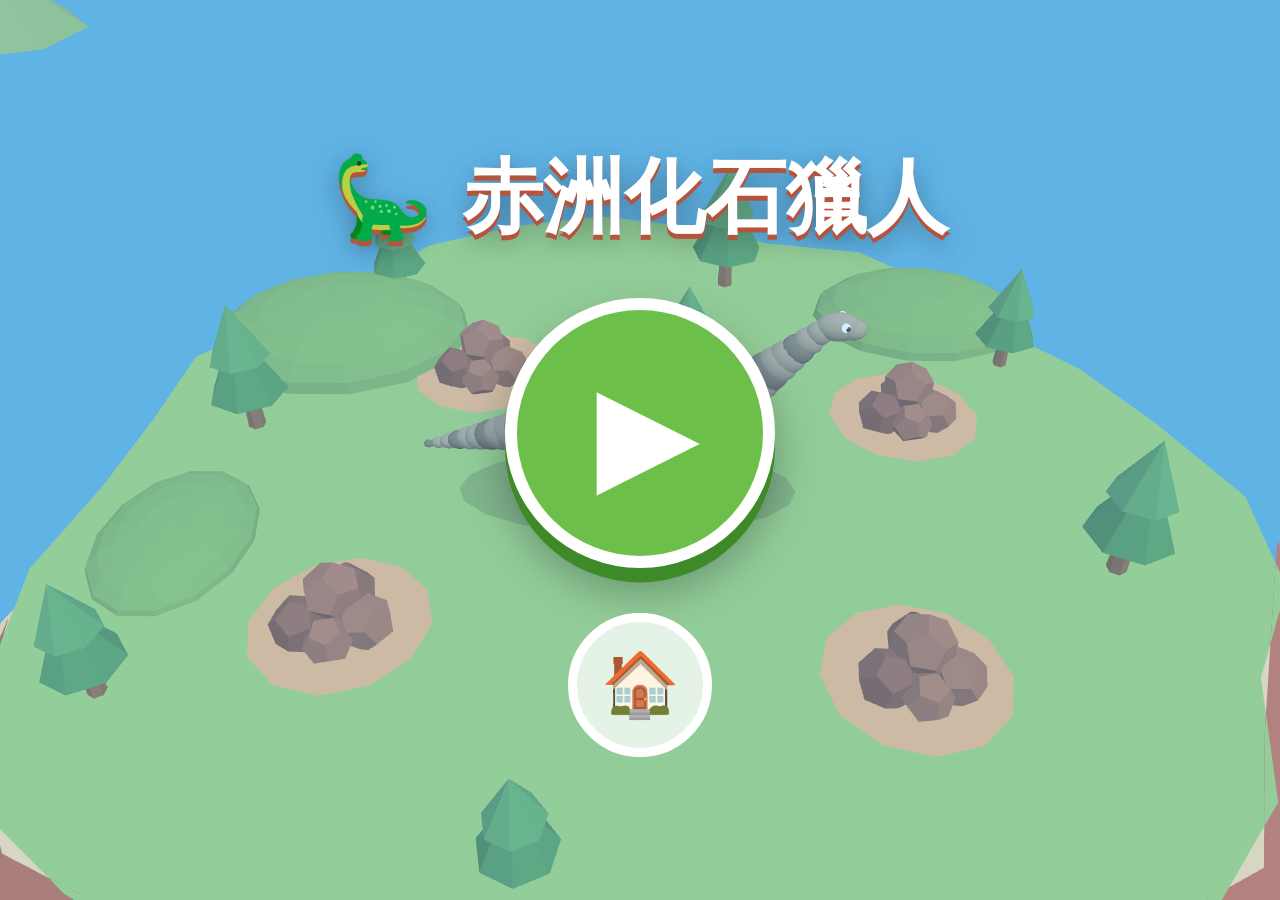
<file: fossil.html>
<!doctype html>
<html lang="zh-HK">
<head>
  <meta charset="utf-8">
  <meta name="viewport" content="width=device-width, initial-scale=1, maximum-scale=1, user-scalable=no, viewport-fit=cover">
  <title>赤洲化石獵人</title>
  <meta name="theme-color" content="#bfe6ff">
  <meta name="mobile-web-app-capable" content="yes">
  <link rel="manifest" href="manifest.webmanifest">
  <link rel="icon" href="icons/icon-192.png">
  <link rel="stylesheet" href="css/fossil.css">
</head>
<body class="fossil-page">
  <canvas id="fs-canvas"></canvas>

  <!-- 閃閃掘骨位 / 砌骨位（跟住 3D 位置郁嘅 HTML 掣，大粒易撳） -->
  <div id="fs-marks"></div>

  <div id="fs-hud" hidden>
    <button id="fs-home" aria-label="返主選單（撳實）"></button>
    <div id="fs-tray"></div>
    <div id="fs-stars"></div>
    <button id="fs-skip" hidden aria-label="跳過故事">⏭</button>
  </div>

  <div id="fs-card" hidden><div id="fs-card-art"></div><div id="fs-card-name"></div><div id="fs-card-sub"></div></div>
  <div id="fs-cap"></div>

  <div id="fs-start">
    <div class="fs-title">🦕 赤洲化石獵人</div>
    <button id="fs-go" aria-label="開始">▶</button>
    <a class="fs-back" href="index.html" aria-label="返主選單">🏠</a>
  </div>

  <div id="fs-end" hidden>
    <div id="fs-end-stars"></div>
    <div class="fs-end-row">
      <button id="fs-again" aria-label="再玩">🔁</button>
      <a class="fs-back" href="index.html" aria-label="返主選單">🏠</a>
    </div>
  </div>

  <div id="fs-fail" hidden>呢部機開唔到 3D 😢<br><a href="index.html">返主選單</a></div>

  <script src="js/version.js"></script>
  <script src="js/words.js"></script>
  <script src="js/family.js"></script>
  <script src="js/animals.js"></script>
  <script src="js/jedi-words.js"></script>
  <script src="js/mecha-words.js"></script>
  <script src="js/robo-words.js"></script>
  <script src="js/light-words.js"></script>
  <script src="js/time-words.js"></script>
  <script src="js/mon-data.js"></script>
  <script src="js/voices.js"></script>
  <script src="js/audio.js"></script>
  <script type="module" src="js/fossil.js"></script>
</body>
</html>
</file>
<file: css/fossil.css>
/* 赤洲化石獵人（3D）— 主選單入口掣 + fossil.html 畫面 */

/* ---- 主選單：左下角 3D 入口 ---- */
#go-fossil {
  position: absolute; left: max(12px, env(safe-area-inset-left)); bottom: max(12px, env(safe-area-inset-bottom));
  width: 92px; height: 92px; border-radius: 50%; z-index: 12;
  display: flex; align-items: center; justify-content: center; text-decoration: none;
  background: radial-gradient(circle at 35% 30%, #fff3d6, #f2b56b 70%); border: 4px solid #fff;
  box-shadow: 0 6px 0 #c9823a, 0 10px 18px rgba(0, 0, 0, .25);
  font-size: 46px; line-height: 1; animation: fsbob 2.4s ease-in-out infinite;
}
#go-fossil::after {
  content: "3D"; position: absolute; right: -8px; top: -6px; padding: 2px 8px; border-radius: 12px;
  background: #e2553f; color: #fff; font: 800 16px/1.3 system-ui, sans-serif; border: 2px solid #fff;
}
#go-fossil:active { transform: translateY(4px); box-shadow: 0 2px 0 #c9823a; }
@keyframes fsbob { 50% { transform: translateY(-5px); } }

/* ---- fossil.html ---- */
body.fossil-page {
  margin: 0; overflow: hidden; position: fixed; inset: 0; touch-action: none;
  -webkit-user-select: none; user-select: none; -webkit-tap-highlight-color: transparent;
  font-family: system-ui, "PingFang HK", "Noto Sans HK", "Microsoft JhengHei", sans-serif;
  background: linear-gradient(#8fd0ff, #d9f1ff 62%, #f6fbff);
  transition: background-color .3s;
}
body.fossil-page::before {
  content: ""; position: absolute; inset: 0; background: linear-gradient(#1c2350, #51407a 70%, #c98a6a);
  opacity: 0; transition: opacity .32s; pointer-events: none;
}
body.fossil-page.night::before { opacity: 1; }
#fs-canvas { position: absolute; inset: 0; width: 100%; height: 100%; display: block; }
.fossil-page button, .fossil-page a { font-family: inherit; }

#fs-marks { position: absolute; inset: 0; pointer-events: none; }
.fs-mark {
  position: absolute; left: 0; top: 0; width: 15vmin; height: 15vmin; padding: 0; border-radius: 50%;
  border: .9vmin solid #fff; background: rgba(255, 221, 87, .35); pointer-events: auto;
  box-shadow: 0 0 0 .5vmin rgba(255, 190, 40, .9), 0 0 4vmin rgba(255, 220, 90, .9);
  font-size: 7vmin; line-height: 1; will-change: transform;
}
.fs-mark > span { display: block; animation: fspulse 1.1s ease-in-out infinite; }
.fs-mark.slot { width: 12.5vmin; height: 12.5vmin; background: rgba(255, 255, 255, .1); border-style: dashed; box-shadow: 0 0 4vmin rgba(120, 220, 255, .9); animation: fsring 1.2s ease-in-out infinite; }
.fs-mark.no { animation: fsshake .4s; opacity: .25; pointer-events: none; }
.fs-mark[hidden] { display: none; }
@keyframes fsring { 50% { box-shadow: 0 0 1.5vmin rgba(120, 220, 255, .9); border-color: #ffe27a; } }
@keyframes fspulse { 50% { transform: scale(1.25); } }
@keyframes fsshake { 25% { margin-left: -1.5vmin; } 75% { margin-left: 1.5vmin; } }

#fs-hud[hidden], #fs-card[hidden], #fs-end[hidden], #fs-fail[hidden], #fs-skip[hidden] { display: none; }
#fs-home {
  position: absolute; left: max(10px, env(safe-area-inset-left)); top: max(10px, env(safe-area-inset-top));
  width: 9vmin; height: 9vmin; min-width: 48px; min-height: 48px; border-radius: 50%; border: 3px solid #fff;
  background: rgba(255, 255, 255, .55) url("data:image/svg+xml,%3Csvg xmlns='http://www.w3.org/2000/svg' viewBox='0 0 24 24'%3E%3Cpath d='M3 11.5 12 4l9 7.5M6 10v9h4.5v-5h3v5H18v-9' fill='none' stroke='%235a6a80' stroke-width='2.2' stroke-linecap='round' stroke-linejoin='round'/%3E%3C/svg%3E") center / 62% no-repeat;
  opacity: .8;
}
#fs-home.hold { background-color: #ffd36e; transform: scale(1.12); transition: transform .7s linear; }
#fs-tray {
  position: absolute; top: max(10px, env(safe-area-inset-top)); left: 50%; transform: translateX(-50%);
  display: flex; gap: 1.6vmin; padding: 1.2vmin 1.8vmin; border-radius: 3vmin;
  background: rgba(255, 255, 255, .6); border: 3px solid #fff;
}
.fs-slot { width: 11vmin; height: 11vmin; border-radius: 2vmin; background: rgba(90, 106, 128, .16); display: flex; align-items: center; justify-content: center; }
.fs-slot svg { width: 86%; height: 86%; opacity: .16; filter: grayscale(1); transition: opacity .3s, transform .3s; }
.fs-slot.got { background: #fff6dc; }
.fs-slot.got svg { opacity: 1; filter: none; }
.fs-slot.used { background: #d8f5d0; }
.fs-slot.ask { animation: fsask .7s ease-in-out infinite; background: #fff; box-shadow: 0 0 0 .7vmin #ffbe28; }
@keyframes fsask { 50% { transform: scale(1.18) rotate(-4deg); } }
#fs-stars { position: absolute; right: max(12px, env(safe-area-inset-right)); top: max(12px, env(safe-area-inset-top)); font-size: 6vmin; letter-spacing: .4vmin; }
#fs-stars span, #fs-end-stars span { opacity: .22; filter: grayscale(1); display: inline-block; transition: opacity .3s, transform .3s; }
#fs-stars span.on, #fs-end-stars span.on { opacity: 1; filter: none; transform: scale(1.15); }
#fs-skip {
  position: absolute; right: max(12px, env(safe-area-inset-right)); bottom: max(12px, env(safe-area-inset-bottom));
  width: 11vmin; height: 11vmin; border-radius: 50%; border: 3px solid #fff; background: rgba(255, 255, 255, .7); font-size: 5.5vmin;
}

#fs-cap {
  position: absolute; left: 50%; bottom: max(14px, env(safe-area-inset-bottom)); transform: translateX(-50%);
  max-width: 78vw; padding: 1.2vmin 3vmin; border-radius: 4vmin; text-align: center;
  background: rgba(255, 255, 255, .82); color: #33405a; font-size: 3.6vmin; font-weight: 700; line-height: 1.35;
  pointer-events: none; transition: opacity .25s;
}
#fs-cap:empty { opacity: 0; }

#fs-card {
  position: absolute; left: 50%; top: 50%; transform: translate(-50%, -50%); min-width: 40vmin; padding: 3vmin 5vmin;
  border-radius: 5vmin; background: #fffdf4; border: 1vmin solid #ffbe28; text-align: center; pointer-events: none;
  box-shadow: 0 2vmin 5vmin rgba(0, 0, 0, .3); animation: fspop .35s cubic-bezier(.2, 1.6, .4, 1);
}
#fs-card-art svg { width: 26vmin; height: 26vmin; }
#fs-card-name { font-size: 8vmin; font-weight: 800; color: #b5533c; }
#fs-card-sub { font-size: 3.2vmin; color: #7a8599; }
@keyframes fspop { from { transform: translate(-50%, -50%) scale(.4); opacity: 0; } }

#fs-start, #fs-end {
  position: absolute; inset: 0; display: flex; flex-direction: column; align-items: center; justify-content: center; gap: 5vmin;
}
#fs-start { background: rgba(143, 208, 255, .35); }
.fs-title { font-size: 9vmin; font-weight: 800; color: #fff; text-shadow: 0 .6vmin 0 #b5533c, 0 1vmin 3vmin rgba(0, 0, 0, .35); }
#fs-go, #fs-again {
  width: 30vmin; height: 30vmin; border-radius: 50%; border: 1.4vmin solid #fff; background: #6cc04a; color: #fff;
  font-size: 15vmin; line-height: 1; box-shadow: 0 1.6vmin 0 #3f8a28, 0 2.5vmin 5vmin rgba(0, 0, 0, .3); padding-left: 2.5vmin;
  animation: fsbob 1.8s ease-in-out infinite;
}
#fs-again { width: 20vmin; height: 20vmin; font-size: 10vmin; padding: 0; }
.fs-back {
  width: 14vmin; height: 14vmin; border-radius: 50%; border: 1vmin solid #fff; background: rgba(255, 255, 255, .75);
  display: flex; align-items: center; justify-content: center; font-size: 7vmin; text-decoration: none;
}
#fs-end { inset: auto 0 12vmin 0; gap: 2vmin; pointer-events: none; }
#fs-end > * { pointer-events: auto; }
#fs-end-stars { font-size: 11vmin; text-shadow: 0 .6vmin 2vmin rgba(0, 0, 0, .25); }
.fs-end-row { display: flex; gap: 6vmin; align-items: center; }
#fs-fail { position: absolute; inset: 0; display: flex; flex-direction: column; align-items: center; justify-content: center; font-size: 5vmin; gap: 3vmin; background: #fff; }
</file>
